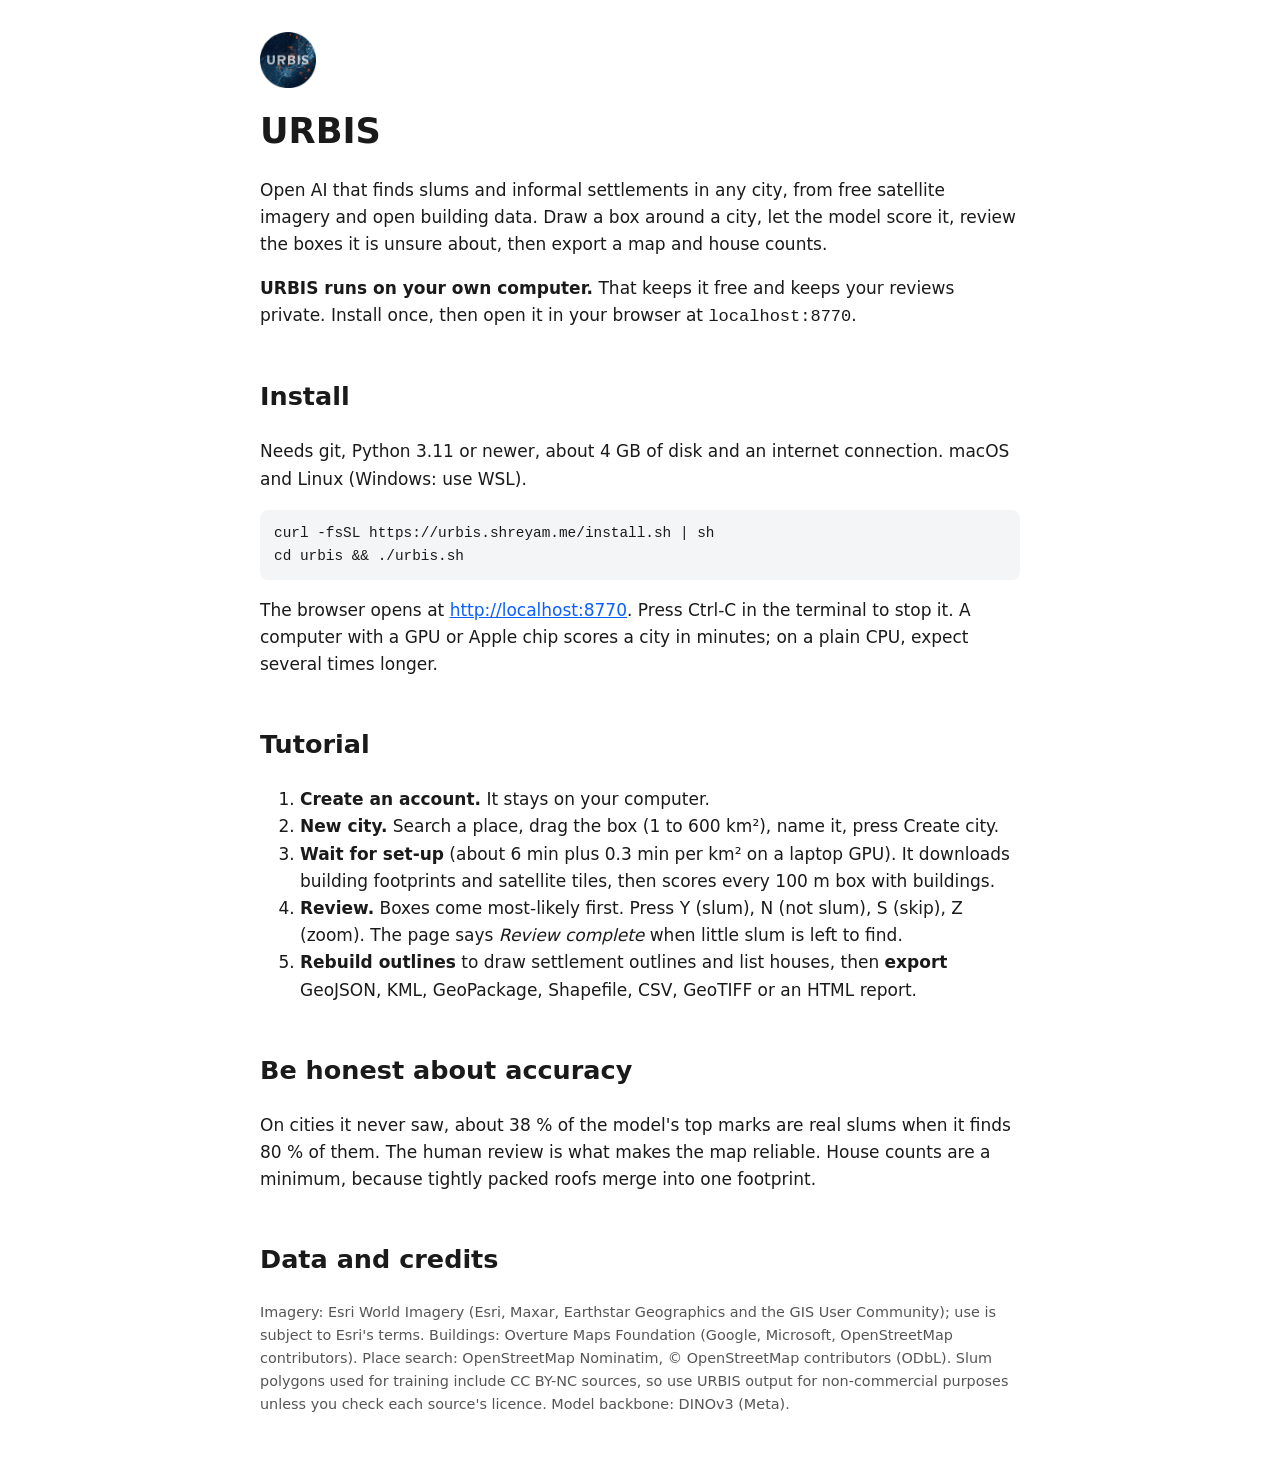
<file: public/index.html>
<!doctype html><html lang="en"><head><meta charset="utf-8"><meta name="viewport" content="width=device-width,initial-scale=1">
<title>URBIS</title><link rel="icon" href="favicon.png">
<style>:root{--bg:#fff;--fg:#1a1a1a;--mut:#555;--card:#f4f5f7;--acc:#0b5fff}
@media(prefers-color-scheme:dark){:root{--bg:#14161a;--fg:#eee;--mut:#aaa;--card:#1f2228;--acc:#6ea0ff}}
body{margin:0;background:var(--bg);color:var(--fg);font:17px/1.6 system-ui,sans-serif}
main{max-width:760px;margin:0 auto;padding:32px 16px}h1{font-size:2.2rem;margin:.2em 0}h2{margin-top:1.8em}
pre{background:var(--card);padding:12px 14px;border-radius:8px;overflow-x:auto;font-size:.9rem}a{color:var(--acc)}
.mut{color:var(--mut);font-size:.9rem}</style></head><body><main>
<img src="logo.png" alt="" height="56">
<h1>URBIS</h1>
<p>Open AI that finds slums and informal settlements in any city, from free satellite imagery and open building data. Draw a box around a city, let the model score it, review the boxes it is unsure about, then export a map and house counts.</p>
<p><b>URBIS runs on your own computer.</b> That keeps it free and keeps your reviews private. Install once, then open it in your browser at <code>localhost:8770</code>.</p>

<h2>Install</h2>
<p>Needs git, Python 3.11 or newer, about 4 GB of disk and an internet connection. macOS and Linux (Windows: use WSL).</p>
<pre>curl -fsSL https://urbis.shreyam.me/install.sh | sh
cd urbis &amp;&amp; ./urbis.sh</pre>
<p>The browser opens at <a href="http://localhost:8770">http://localhost:8770</a>. Press Ctrl-C in the terminal to stop it. A computer with a GPU or Apple chip scores a city in minutes; on a plain CPU, expect several times longer.</p>

<h2>Tutorial</h2>
<ol>
<li><b>Create an account.</b> It stays on your computer.</li>
<li><b>New city.</b> Search a place, drag the box (1 to 600 km²), name it, press Create city.</li>
<li><b>Wait for set-up</b> (about 6 min plus 0.3 min per km² on a laptop GPU). It downloads building footprints and satellite tiles, then scores every 100 m box with buildings.</li>
<li><b>Review.</b> Boxes come most-likely first. Press Y (slum), N (not slum), S (skip), Z (zoom). The page says <i>Review complete</i> when little slum is left to find.</li>
<li><b>Rebuild outlines</b> to draw settlement outlines and list houses, then <b>export</b> GeoJSON, KML, GeoPackage, Shapefile, CSV, GeoTIFF or an HTML report.</li>
</ol>

<h2>Be honest about accuracy</h2>
<p>On cities it never saw, about 38 % of the model's top marks are real slums when it finds 80 % of them. The human review is what makes the map reliable. House counts are a minimum, because tightly packed roofs merge into one footprint.</p>

<h2>Data and credits</h2>
<p class="mut">Imagery: Esri World Imagery (Esri, Maxar, Earthstar Geographics and the GIS User Community); use is subject to Esri's terms. Buildings: Overture Maps Foundation (Google, Microsoft, OpenStreetMap contributors). Place search: OpenStreetMap Nominatim, © OpenStreetMap contributors (ODbL). Slum polygons used for training include CC BY-NC sources, so use URBIS output for non-commercial purposes unless you check each source's licence. Model backbone: DINOv3 (Meta).</p>
</main></body></html>
</file>
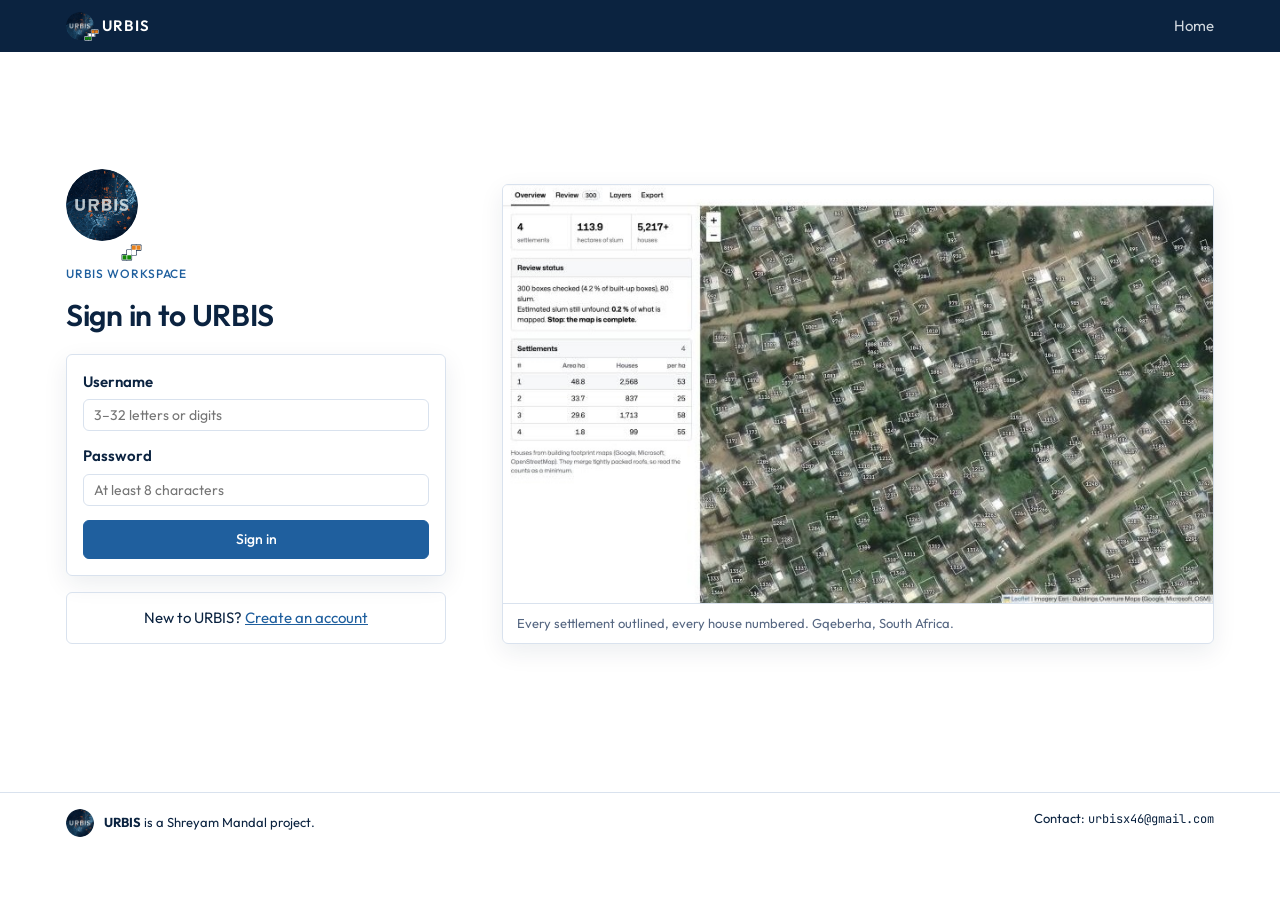
<file: app/login.html>
<!doctype html>
<html lang="en">
<head>
<meta charset="utf-8">
<meta name="viewport" content="width=device-width,initial-scale=1">
<title>Sign in · URBIS</title>
<link rel="stylesheet" href="https://fonts.googleapis.com/css2?family=Outfit:wght@300;400;500;600&family=JetBrains+Mono:wght@400;500&display=swap">
<link rel="icon" type="image/png" href="img/favicon.png">
<link rel="stylesheet" href="app.css">
</head>
<body class="page">
<header class="top"><a class="brand" href="/"><img class="logo" src="img/logo_128.png" alt="" width="28" height="28">URBIS</a><span class="grow"></span><a class="toplink" href="/">Home</a></header>
<main class="doc wide authpage">
  <div class="authcol">
  <span class="logowrap"><img class="herologo" src="img/logo.png" alt="URBIS logo" width="72" height="72"><img class="stairs" src="img/stairs_light.svg" alt=""></span>
  <p class="eyebrow">URBIS workspace</p>
  <h1 id="title">Sign in to URBIS</h1>
  <form class="box form authbox" id="f">
    <label>Username <input id="u" placeholder="3–32 letters or digits" autocomplete="username" required minlength="3" maxlength="32"></label>
    <label>Password <input id="p" type="password" placeholder="At least 8 characters" autocomplete="current-password" required minlength="8"></label>
    <p class="err" id="err" hidden></p>
    <button class="btn primary wide" id="go">Sign in</button>
  </form>
  <p class="center box pad" id="switch"></p>
  </div>
  <figure class="shot authshot"><img src="img/shot_houses.jpg" alt="URBIS map with every house in a settlement outlined and numbered" width="800" height="471">
    <figcaption>Every settlement outlined, every house numbered. Gqeberha, South Africa.</figcaption></figure>
</main>
<footer class="foot two"><span class="footbrand"><img src="img/logo_128.png" alt="URBIS logo" width="28" height="28"><span><b>URBIS</b> is a Shreyam Mandal project.</span></span><span>Contact: <span class="mono sel">urbisx46@gmail.com</span></span></footer>
<script src="common.js"></script>
<script>
const P = new URLSearchParams(location.search); let mode = P.get("new") ? "signup" : "login";
function render() {
  const s = mode === "signup";
  $("#title").textContent = s ? "Create your URBIS account" : "Sign in to URBIS";
  $("#go").textContent = s ? "Create account" : "Sign in";
  $("#p").autocomplete = s ? "new-password" : "current-password";
  $("#switch").innerHTML = s ? 'Have an account? <a href="#" id="sw">Sign in</a>' : 'New to URBIS? <a href="#" id="sw">Create an account</a>';
  $("#sw").onclick = e => { e.preventDefault(); mode = s ? "login" : "signup"; $("#err").hidden = true; render(); };
}
render();
$("#f").onsubmit = async e => {
  e.preventDefault(); $("#err").hidden = true; $("#go").disabled = true;
  try {
    await api("/" + mode, { method: "POST", body: JSON.stringify({ user: $("#u").value, password: $("#p").value }) });
    const n = P.get("next"); location.href = n && n.startsWith("/") && !n.startsWith("//") ? n : "/cities.html";
  } catch (x) { $("#err").textContent = x.message; $("#err").hidden = false; }
  $("#go").disabled = false;
};
</script>
</body>
</html>
</file>
<file: app/app.css>
:root{--fg:#000;--bg:#fff;--muted:#57606a;--line:#d0d7de;--soft:#f6f8fa;--font:"Mona Sans",-apple-system,"Segoe UI",Helvetica,Arial,sans-serif;--mono:"JetBrains Mono",ui-monospace,SFMono-Regular,Menlo,monospace}
[hidden]{display:none!important}
*{box-sizing:border-box}
html,body{height:100%;margin:0}
body{font:14px/1.5 var(--font);color:var(--fg);background:var(--bg);display:flex;flex-direction:column}
.top{display:flex;align-items:center;gap:10px;padding:12px 16px;background:#000;color:#fff}
.brand{font-weight:700;letter-spacing:.06em}
.sep{color:#8c959f}
.top select{font:600 14px var(--font);background:#000;color:#fff;border:1px solid #57606a;border-radius:6px;padding:4px 8px}
.pill{font-size:12px;border:1px solid #57606a;border-radius:2em;padding:1px 8px;color:#d0d7de}
.pill:empty{display:none}
.tabs{display:flex;gap:4px;padding:0 16px;border-bottom:1px solid var(--line);background:var(--bg)}
.tabs button{font:500 14px var(--font);background:none;border:0;border-bottom:2px solid transparent;padding:10px 8px;cursor:pointer;color:var(--fg)}
.tabs button.on{border-bottom-color:#000;font-weight:600}
.count{font-size:12px;background:var(--soft);border:1px solid var(--line);border-radius:2em;padding:0 6px;margin-left:4px}
main{flex:1;display:flex;min-height:0}
aside{width:400px;flex:none;overflow:auto;padding:16px;border-right:1px solid var(--line);display:flex;flex-direction:column}
aside section{display:flex;flex-direction:column;gap:16px}
#map{flex:1;min-width:0;background:#e6e6e6}
.stats{display:grid;grid-template-columns:repeat(3,1fr);border:1px solid var(--line);border-radius:6px}
.stats div{padding:10px 12px;border-right:1px solid var(--line)}
.stats div:last-child{border-right:0}
.stats b{display:block;font-size:20px;font-weight:600;font-variant-numeric:tabular-nums}
.stats span{color:var(--muted);font-size:12px}
.box{border:1px solid var(--line);border-radius:6px}
.boxhead{display:flex;justify-content:space-between;padding:8px 12px;background:var(--soft);border-bottom:1px solid var(--line);font-weight:600;border-radius:6px 6px 0 0}
.boxbody{padding:12px}
.boxbody p{margin:0 0 10px}
.muted{color:var(--muted);font-weight:400}
.small{font-size:12px}
.mono{font-family:var(--mono);font-size:12px}
.note{color:var(--muted);font-size:12px;margin:0}
table{width:100%;border-collapse:collapse;font-variant-numeric:tabular-nums}
th,td{text-align:right;padding:6px 12px;border-top:1px solid var(--line)}
th{font-weight:600;font-size:12px;color:var(--muted);border-top:0}
th:first-child,td:first-child{text-align:left}
tbody tr{cursor:pointer}
tbody tr:hover,tbody tr.on{background:var(--soft)}
.btns{display:flex;gap:8px;flex-wrap:wrap;margin-bottom:10px}
.btn{font:500 14px var(--font);padding:5px 14px;border:1px solid var(--line);border-radius:6px;background:var(--soft);color:var(--fg);cursor:pointer}
.btn:hover{border-color:#000}
.btn.primary{background:#000;color:#fff;border-color:#000}
.btn.ghost{background:var(--bg)}
.btn:disabled{opacity:.5;cursor:default}
kbd{font:11px var(--mono);border:1px solid var(--line);border-bottom-width:2px;border-radius:4px;padding:0 4px;margin-left:4px;background:var(--bg);color:var(--fg)}
.btn.primary kbd{background:#000;color:#fff;border-color:#57606a}
a{color:var(--fg)}
.bar{height:6px;background:var(--soft);border-top:1px solid var(--line);border-radius:0 0 6px 6px;overflow:hidden}
.bar i{display:block;height:100%;background:#000;width:0}
.layers{display:flex;flex-direction:column;gap:6px}
.legend{display:flex;flex-direction:column;gap:6px}
.lg{display:inline-block;width:22px;height:12px;vertical-align:middle;margin-right:6px;background:#888}
.lg.out{background:rgba(0,200,255,.3);border:2px solid #00e5ff;outline:2px solid #000}
.lg.house{border:1px solid #fff;outline:1px solid #000;background:#bbb}
.lg.yes{border:2px dashed #fff;outline:1px solid #000}
.lg.no{border:1px solid #000}
.files{list-style:none;margin:0;padding:0}
.files li{display:flex;justify-content:space-between;align-items:center;gap:12px;padding:10px 12px;border-top:1px solid var(--line)}
.files li:first-child{border-top:0}
.files b{font-weight:600}
.files .muted{display:block;font-size:12px}
.hn{font:600 10px var(--mono);color:#fff;text-shadow:0 0 2px #000,0 0 2px #000,0 0 3px #000;white-space:nowrap;transform:translate(-50%,-50%);display:inline-block;pointer-events:none}
.leaflet-container{font-family:var(--font)}
.leaflet-tooltip{font:12px var(--font);border-radius:4px;border:1px solid #000;box-shadow:none}
@media (max-width:800px){main{flex-direction:column}aside{width:auto;max-height:50vh;border-right:0;border-bottom:1px solid var(--line)}#map{min-height:50vh}}
/* pages: landing, sign-in, cities, new city */
body.page{display:block;min-height:100%}
.grow{flex:1}
.top a{color:#fff;text-decoration:none}
.top .brand{font-weight:700;letter-spacing:.06em}
.toplink{color:#d0d7de!important}
.toplink:hover{color:#fff!important;text-decoration:underline!important}
.btn{text-decoration:none;display:inline-block}
.btn.inv{background:#000;color:#fff;border-color:#57606a}
.btn.inv:hover{border-color:#fff}
.btn.big{font-size:16px;padding:9px 20px}
.btn.wide{width:100%;padding:8px}
.linkbtn{font:inherit;background:none;border:0;padding:0;color:inherit;text-decoration:underline;cursor:pointer;text-align:left}
.usermenu{display:flex;gap:12px;align-items:center;font-size:13px}
.usermenu .linkbtn{color:#fff}
.muted-inv{color:#d0d7de}
main.doc{display:block;flex:none}
.doc{max-width:1012px;margin:0 auto;padding:32px max(16px,env(safe-area-inset-left,0px)) 48px}
.doc.narrow{max-width:360px}
.doc h1{font-size:26px;font-weight:600;margin:0 0 16px;text-wrap:balance}
.doc h2{font-size:18px;font-weight:600;margin:0 0 12px;padding-bottom:8px;border-bottom:1px solid var(--line)}
.hero{padding:40px 0 32px;border-bottom:1px solid var(--line)}
.hero h1{font-size:40px;line-height:1.15;max-width:22ch;letter-spacing:-.01em}
.lead{font-size:18px;max-width:62ch;color:#24292f;margin:0 0 24px}
.steps{display:grid;grid-template-columns:repeat(4,1fr);gap:24px;padding:32px 0;border-bottom:1px solid var(--line)}
.steps h3{font-size:15px;margin:8px 0 4px}
.steps p{margin:0;color:var(--muted)}
.num{font:600 13px var(--mono);border:1px solid #000;border-radius:50%;width:26px;height:26px;display:inline-flex;align-items:center;justify-content:center}
.facts{padding:32px 0}
table.plain th{text-align:left;width:140px;vertical-align:top;font-size:14px;color:var(--fg);border-top:1px solid var(--line);padding:10px 12px 10px 0}
table.plain td{text-align:left;border-top:1px solid var(--line);padding:10px 0}
table.plain tr{cursor:default}
table.plain tr:hover{background:none}
.foot{border-top:1px solid var(--line);color:var(--muted);font-size:12px;padding:16px;text-align:center}
.form{padding:16px;display:flex;flex-direction:column;gap:14px}
.form label,.lbl{display:flex;flex-direction:column;gap:6px;font-weight:600}
input{font:14px var(--font);padding:6px 10px;border:1px solid var(--line);border-radius:6px;background:var(--bg);color:var(--fg);width:100%}
input:focus{outline:2px solid #000;outline-offset:-1px}
.err{color:#000;background:#f6f8fa;border:1px solid #000;border-left-width:4px;border-radius:6px;padding:6px 10px;margin:0;font-size:13px}
.center{text-align:center}
.pad{padding:14px;margin-top:16px}
.headrow{display:flex;justify-content:space-between;align-items:center;gap:12px;margin-bottom:16px}
.headrow h1{margin:0}
.grid{display:grid;grid-template-columns:repeat(auto-fill,minmax(260px,1fr));gap:16px}
.card{border:1px solid var(--line);border-radius:6px;padding:14px;text-decoration:none;color:var(--fg);display:flex;flex-direction:column;gap:6px;min-height:140px}
.card:hover{border-color:#000}
.card.new{align-items:center;justify-content:center;border-style:dashed;font-weight:600;color:var(--muted)}
.card.new:hover{color:var(--fg)}
.plus{font-size:28px;font-weight:300;line-height:1}
.cardhead{display:flex;justify-content:space-between;align-items:center;gap:8px}
.cardbody{font-size:13px;margin-top:auto}
.pill.dark{color:var(--fg);border-color:var(--line);background:var(--soft);white-space:nowrap}
.card .bar{border:1px solid var(--line);border-radius:6px;margin-top:6px}
.row{display:flex;gap:8px}
.results{list-style:none;margin:10px 0 0;padding:0;display:flex;flex-direction:column;gap:6px;font-size:13px}
.kv{display:flex;justify-content:space-between;gap:12px;padding:4px 0;border-top:1px solid var(--line);font-size:13px}
.kv:first-of-type{border-top:0}
.handle{display:block;width:14px;height:14px;background:#fff;border:2px solid #000;cursor:move}
.setup{max-width:560px;margin:48px auto;padding:0 16px}
.bar.big{height:10px;border:1px solid var(--line);border-radius:6px;margin:8px 0 12px}
@media (max-width:800px){.steps{grid-template-columns:1fr 1fr}.hero h1{font-size:30px}}
@media (max-width:480px){.steps{grid-template-columns:1fr}}
.lg.guess{background:#ffd60a;outline:1px solid #000}
.btn.small{font-size:12px;padding:3px 10px}
/* alignment: page header lines up with the centred content column; buttons in a row get even gaps */
body.page .top{padding-left:max(16px,calc((100% - 1012px)/2 + 16px));padding-right:max(16px,calc((100% - 1012px)/2 + 16px))}
body.page .top .btn{padding:4px 12px}
.actions{display:flex;gap:10px;flex-wrap:wrap;align-items:center;margin:0}
.btn{line-height:1.5;vertical-align:middle;text-align:center}
.doc.narrow h1{text-align:center}
.top{min-height:52px}
.setup{max-width:640px;margin:12vh auto 0}
.setup .boxhead{font-size:15px}
.setup #smsg{font-size:15px}
/* landing page */
main.doc.wide,.doc.wide{max-width:1180px}
body.page .top{padding-left:max(16px,calc((100% - 1180px)/2 + 16px));padding-right:max(16px,calc((100% - 1180px)/2 + 16px))}
.hero.two{display:grid;grid-template-columns:minmax(0,1fr) minmax(0,1.1fr);gap:40px;align-items:center}
.hero.two h1{font-size:44px}
.eyebrow{font:500 12px var(--mono);text-transform:uppercase;letter-spacing:.08em;color:var(--muted);margin:0 0 12px}
.shot{margin:0;border:1px solid #000;border-radius:6px;overflow:hidden;box-shadow:6px 6px 0 #000}
.shot img,.figs img{display:block;width:100%;height:auto}
.stats4{display:grid;grid-template-columns:repeat(4,minmax(0,1fr));border:1px solid #000;border-radius:6px;margin:32px 0 0}
.stats4 div{padding:18px 20px;border-right:1px solid var(--line);display:flex;flex-direction:column;gap:6px}
.stats4 div:last-child{border-right:0}
.stats4 b{font-size:34px;font-weight:600;letter-spacing:-.02em;font-variant-numeric:tabular-nums}
.stats4 span{color:var(--muted);font-size:13px}
.gallery{padding:40px 0 8px}
.figs{display:grid;grid-template-columns:repeat(3,minmax(0,1fr));gap:20px}
.figs figure{margin:0;display:flex;flex-direction:column;gap:10px}
.figs img{border:1px solid var(--line);border-radius:6px}
.figs figcaption{font-size:13px;color:var(--muted)}
.figs figcaption b{color:var(--fg)}
.foot.two{display:flex;justify-content:space-between;gap:12px;flex-wrap:wrap;padding-left:max(16px,calc((100% - 1180px)/2 + 16px));padding-right:max(16px,calc((100% - 1180px)/2 + 16px));font-size:13px;color:var(--fg)}
.sel{user-select:all}
@media (max-width:900px){.hero.two{grid-template-columns:1fr}.stats4{grid-template-columns:1fr 1fr}.stats4 div:nth-child(2){border-right:0}.stats4 div:nth-child(-n+2){border-bottom:1px solid var(--line)}.figs{grid-template-columns:1fr}.hero.two h1{font-size:32px}}
/* workspace (cities) */
#auth{display:flex;gap:10px;align-items:center}
.welcome{display:grid;grid-template-columns:minmax(0,1.2fr) minmax(0,1fr);gap:40px;align-items:end;padding:24px 0 32px;border-bottom:1px solid var(--line);margin-bottom:28px}
.welcome h1{font-size:36px;letter-spacing:-.01em;margin:0 0 10px}
.welcome .lead{font-size:16px;margin-bottom:20px}
.stats4.mini{margin:0;box-shadow:6px 6px 0 #000}
.stats4.mini div{padding:14px 16px}
.stats4.mini b{font-size:26px}
.grid{grid-template-columns:repeat(auto-fill,minmax(300px,1fr));gap:20px}
.card{padding:0;overflow:hidden;min-height:0;transition:box-shadow .12s,transform .12s}
.card:hover{border-color:#000;box-shadow:5px 5px 0 #000;transform:translate(-2px,-2px)}
.card .thumb{display:block;width:100%;aspect-ratio:7/3;object-fit:cover;background:var(--soft);border-bottom:1px solid var(--line)}
.cardin{padding:14px 16px;display:flex;flex-direction:column;gap:6px;flex:1}
.card.new{padding:24px;min-height:200px;gap:6px}
.startguide{padding:32px 0 8px}
.steps.three{grid-template-columns:repeat(3,1fr);border:0;padding:8px 0 0}
@media (max-width:900px){.welcome{grid-template-columns:1fr;gap:24px}}
@media (max-width:600px){.steps.three{grid-template-columns:1fr}.welcome h1{font-size:28px}}
/* sign-in */
main.doc.authpage{display:grid;grid-template-columns:minmax(0,380px) minmax(0,1fr);gap:56px;align-items:center;min-height:calc(100vh - 160px)}
.authcol h1{font-size:30px;letter-spacing:-.01em}
.authbox{box-shadow:6px 6px 0 #000;border-color:#000}
.authshot figcaption{padding:10px 14px;font-size:13px;color:var(--muted);border-top:1px solid var(--line)}
@media (max-width:860px){main.doc.authpage{grid-template-columns:1fr;min-height:0}.authshot{display:none}}
/* city set-up screen */
.setup{max-width:900px;margin:8vh auto 0;padding:0 max(16px,env(safe-area-inset-left,0px))}
.setuph{font-size:30px;font-weight:600;letter-spacing:-.01em;margin:0 0 20px}
.setupcard{display:grid;grid-template-columns:minmax(0,1fr) 300px;border:1px solid #000;border-radius:6px;box-shadow:6px 6px 0 #000;overflow:hidden;background:var(--bg)}
.setupcol{padding:22px 24px}
.setupcol p{margin:0 0 12px}
.setupimg{width:100%;height:100%;object-fit:cover;border-left:1px solid #000;min-height:260px;background:var(--soft)}
.checklist{list-style:none;margin:0 0 18px;padding:0;display:flex;flex-direction:column;gap:10px;font-size:15px}
.checklist li{display:flex;gap:10px;align-items:baseline;color:var(--muted)}
.checklist li::before{content:"";flex:none;width:12px;height:12px;border:1.5px solid var(--muted);border-radius:50%;transform:translateY(1px)}
.checklist li.now{color:var(--fg);font-weight:600}
.checklist li.now::before{border-color:#000;background:radial-gradient(#000 40%,transparent 45%)}
.checklist li.done{color:var(--fg)}
.checklist li.done::before{background:#000;border-color:#000}
@media (max-width:700px){.setupcard{grid-template-columns:1fr}.setupimg{border-left:0;border-top:1px solid #000;min-height:200px}}
/* map pages: soft side panel with white cards, landing-style numbers */
aside{background:var(--soft)}
aside .box{background:var(--bg)}
.boxhead{background:var(--bg);font-size:14px;align-items:center}
.stepn{display:flex;align-items:center;gap:10px}
.stepn .num{width:22px;height:22px;font-size:12px}
.stats{border-color:#000;box-shadow:4px 4px 0 #000;background:var(--bg)}
.stats b{font-size:24px;letter-spacing:-.01em}
#byes,#bno{padding:7px 16px}
.tabs button{padding:12px 10px}
.tabs button.on{border-bottom-width:3px}
.tabs button:focus-visible{outline:2px solid #000;outline-offset:-2px}
/* phones: keep the header on one screen width */
@media (max-width:600px){.top{gap:8px}.top .sep,.top .toplink,.top .pill,.usermenu .muted-inv{display:none}.top b{min-width:0;overflow:hidden;text-overflow:ellipsis;white-space:nowrap}.top .btn{white-space:nowrap}}
/* logo */
.brand{display:inline-flex;align-items:center;gap:8px}
.brand .logo{width:28px;height:28px;border-radius:50%;display:block}
.herologo{display:block;width:96px;height:96px;border-radius:50%;margin:0 0 18px;box-shadow:4px 4px 0 #000}
.authcol .herologo{width:72px;height:72px}
.footbrand{display:inline-flex;align-items:center;gap:10px}
.footbrand img{border-radius:50%;display:block}
.herologo.small{width:64px;height:64px;box-shadow:3px 3px 0 #000}
.titlerow{display:flex;align-items:center;gap:18px;margin-bottom:10px}
.titlerow .herologo{margin:0}
.titlerow h1{margin:0}
.cta{display:flex;align-items:center;gap:36px;border:1px solid #000;border-radius:6px;box-shadow:6px 6px 0 #000;padding:28px 32px;margin:8px 0 40px}
.cta img{width:150px;height:150px;border-radius:50%;flex:none}
.cta h2{border:0;padding:0;font-size:26px;margin:0 0 8px}
.cta .lead{margin-bottom:16px}
@media (max-width:640px){.cta{flex-direction:column;align-items:flex-start;padding:20px}.cta img{width:96px;height:96px}}
/* NSA deck v4 look (2026-11-19): white, navy, blue, sky, Outfit; tricolour only in the logo's stairs */
:root{--fg:#0B2340;--bg:#fff;--muted:#566782;--line:#d9e2ee;--soft:#f3f7fc;--navy:#0B2340;--blue:#1F5F9E;--sky:#8EC5F0;--font:"Outfit",-apple-system,"Segoe UI",Helvetica,Arial,sans-serif}
body{font-size:15px}
.top,.top select{background:var(--navy)}
.top .brand{position:relative;font-weight:600;letter-spacing:.08em}
.top .brand::before{content:"";position:absolute;left:17px;top:17px;width:16px;height:12px;background:url(img/stairs_dark.svg) no-repeat center/contain}
.btn.primary,.bar i{background:var(--blue);border-color:var(--blue);color:#fff}
.btn.primary kbd{background:var(--blue);border-color:var(--sky)}
.btn:hover{border-color:var(--blue)}
.tabs button.on{border-bottom-color:var(--blue)}
a{color:var(--blue)}
h1,h2,h3{font-weight:500;color:var(--navy);text-wrap:balance}
.hero h1,.hero.two h1{font-weight:500;letter-spacing:-.015em}
.eyebrow{font-family:var(--font);color:var(--blue)}
.herologo,.herologo.small{box-shadow:none}
.logowrap{position:relative;display:inline-block;line-height:0}
.logowrap .stairs{position:absolute;right:-6%;bottom:-2%;width:30%;height:auto}
.pill.sim{background:var(--soft);color:var(--blue);border-color:var(--sky)}
.demos{margin:8px 0 24px}.demos .note{max-width:70ch;margin-bottom:12px}
h2.yours{margin:8px 0 12px}
.shot,.stats4.mini,.authbox{box-shadow:0 8px 24px rgba(11,35,64,.08);border-color:var(--line)}
.card:hover{border-color:var(--blue);box-shadow:0 8px 24px rgba(11,35,64,.12);transform:translateY(-2px)}
.simbanner{background:var(--soft);color:var(--navy);border-bottom:1px solid var(--sky);padding:8px 16px;font-size:13px}
.pill.yes{background:#fde8e8;color:#9b1c1c;border-color:#f3b4b4;font-size:14px}.pill.no{background:var(--soft);color:var(--navy);font-size:14px}
</file>
